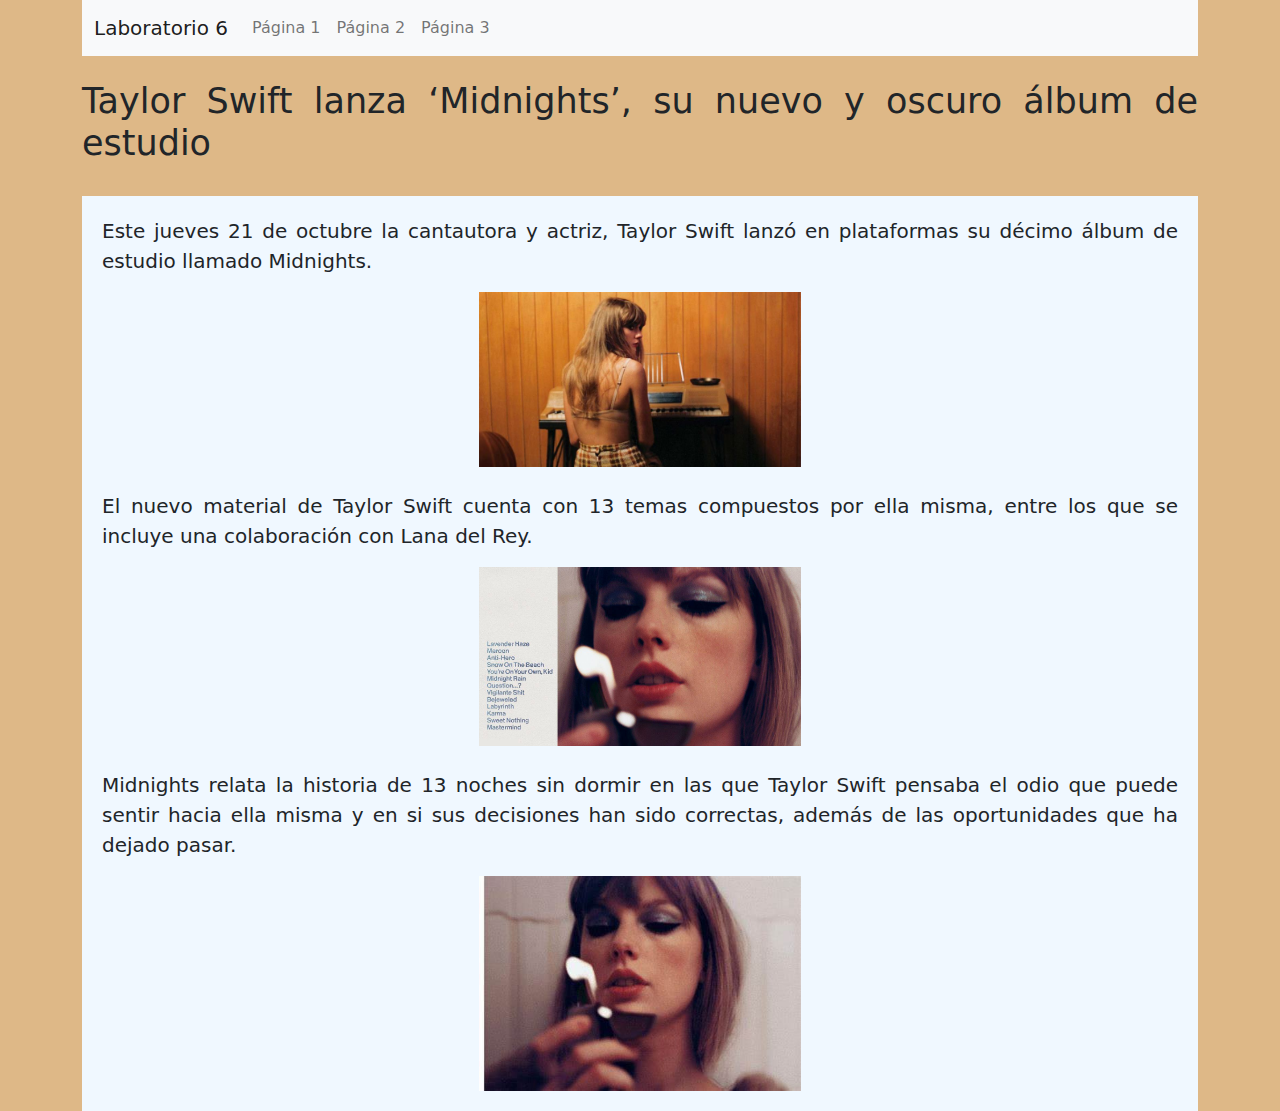
<file: index.html>
<!DOCTYPE html>
<html lang="en">
<head>
    <meta charset="UTF-8">
    <meta http-equiv="X-UA-Compatible" content="IE=edge">
    <meta name="viewport" content="width=device-width, initial-scale=1.0">
    <title>index</title>
    <link rel="stylesheet" type="text/css" href="css/bootstrap.min.css">
    <link rel="stylesheet" type="text/css" href="css/estilo1.css">

</head>
<body>
    
    <div class="container">
        <nav class="navbar navbar-expand-lg navbar-light bg-light">
            <div class="container-fluid">
              <a class="navbar-brand">Laboratorio 6</a>
              <button class="navbar-toggler" type="button" data-bs-toggle="collapse" data-bs-target="#navbarNav" aria-controls="navbarNav" aria-expanded="false" aria-label="Toggle navigation">
                <span class="navbar-toggler-icon"></span>
              </button>
              <div class="collapse navbar-collapse" id="navbarNav">
                <ul class="navbar-nav">
                  <li class="nav-item">
                    <a class="nav-link" href="pagina1.html">Página 1</a>
                  </li>
                  <li class="nav-item">
                    <a class="nav-link" href="pagina2.html">Página 2</a>
                  </li>
                  <li class="nav-item">
                    <a class="nav-link" href="pagina3.html">Página 3</a>
                  </li>
                </ul>
              </div>
            </div>
        </nav>
        <br/>
        <h6>Taylor Swift lanza ‘Midnights’, su nuevo y oscuro álbum de estudio</h6><br/>
        <div class="cajadiv">
            <p>Este jueves 21 de octubre la cantautora y actriz, Taylor Swift lanzó en plataformas su décimo álbum de estudio llamado Midnights.</p>
            <img src="imagenes/taylor1.jpg"><br/>
            <p>El nuevo material de Taylor Swift cuenta con 13 temas compuestos por ella misma, entre los que se incluye una colaboración con Lana del Rey.</p>
            <img src="imagenes/taylor2.jpg"><br/>
            <p>Midnights relata la historia de 13 noches sin dormir en las que Taylor Swift pensaba el odio que puede sentir hacia ella misma y en si sus decisiones han sido correctas, además de las oportunidades que ha dejado pasar.</p>
            <img src="imagenes/taylor3.jpg">
        </div>
    </div>

    <script src="javascript/bootstrap.bundle.min.js"></script>
</body>
</html>
</file>
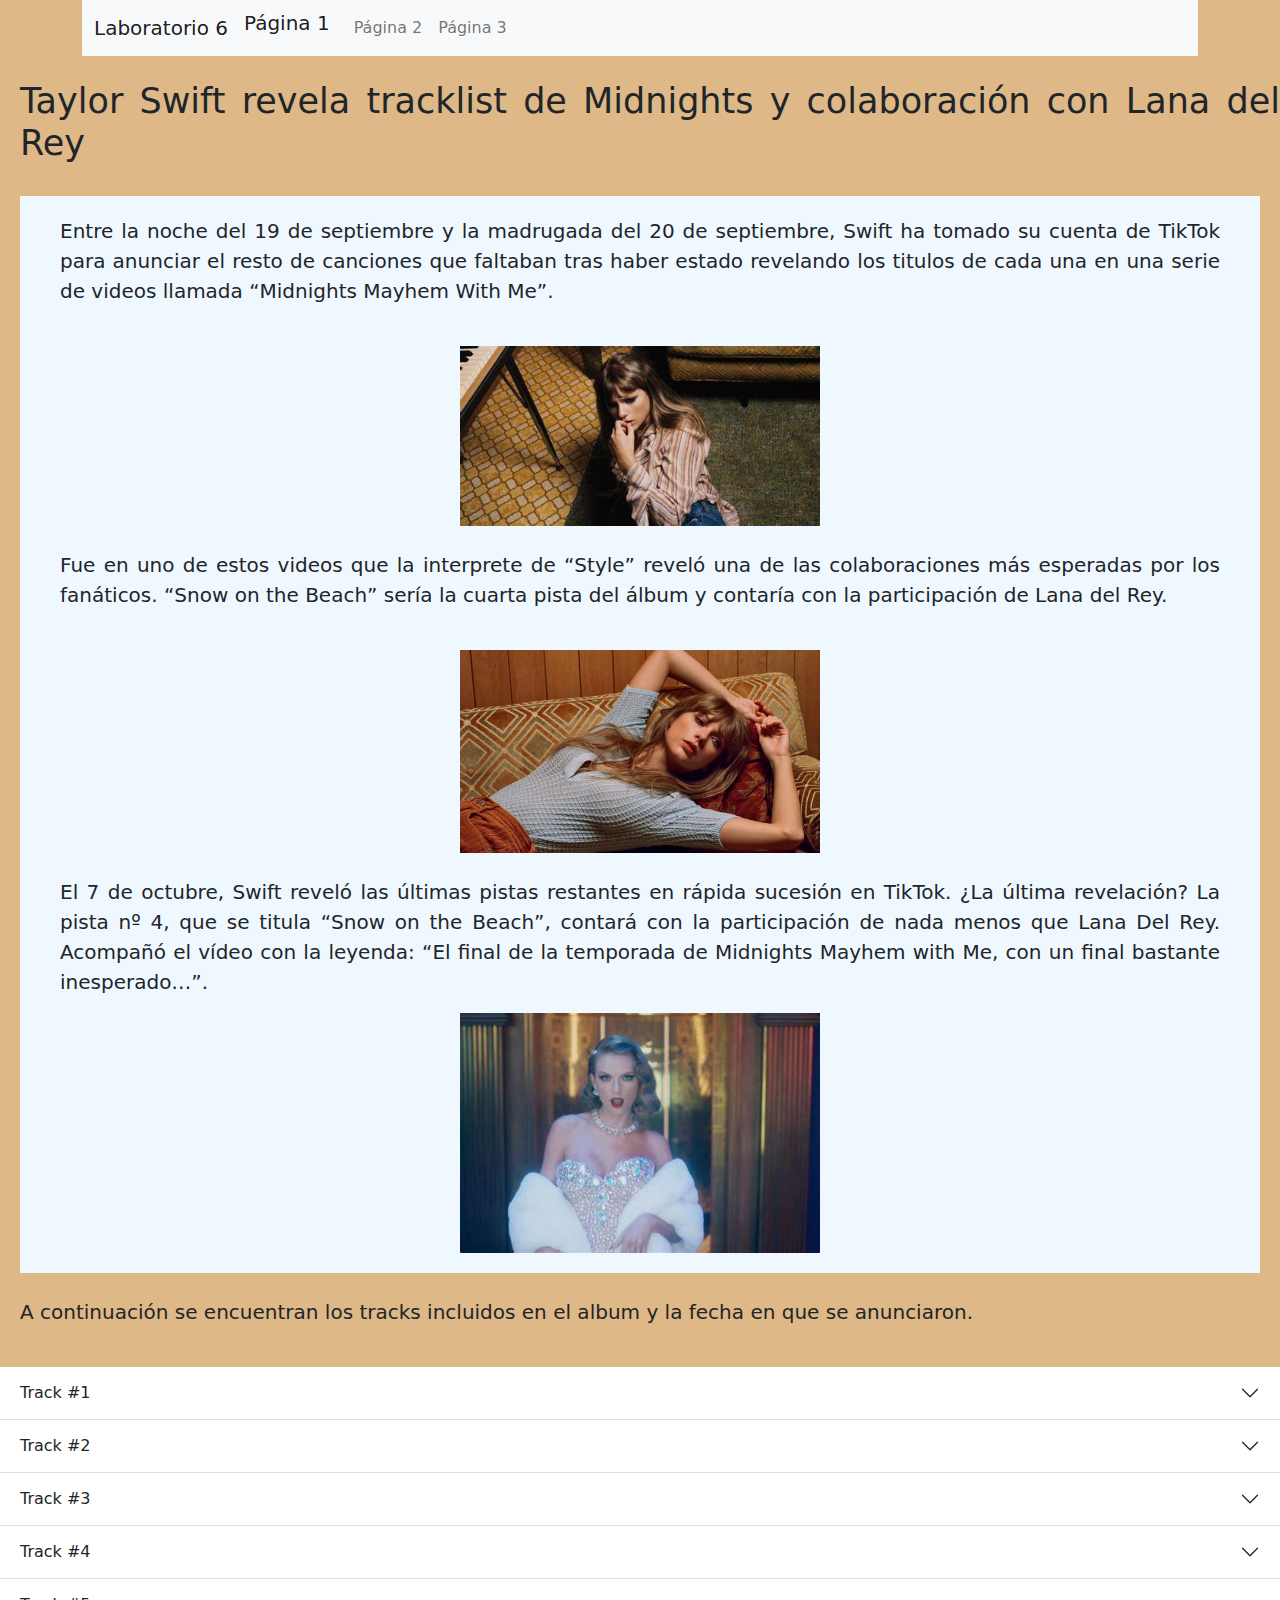
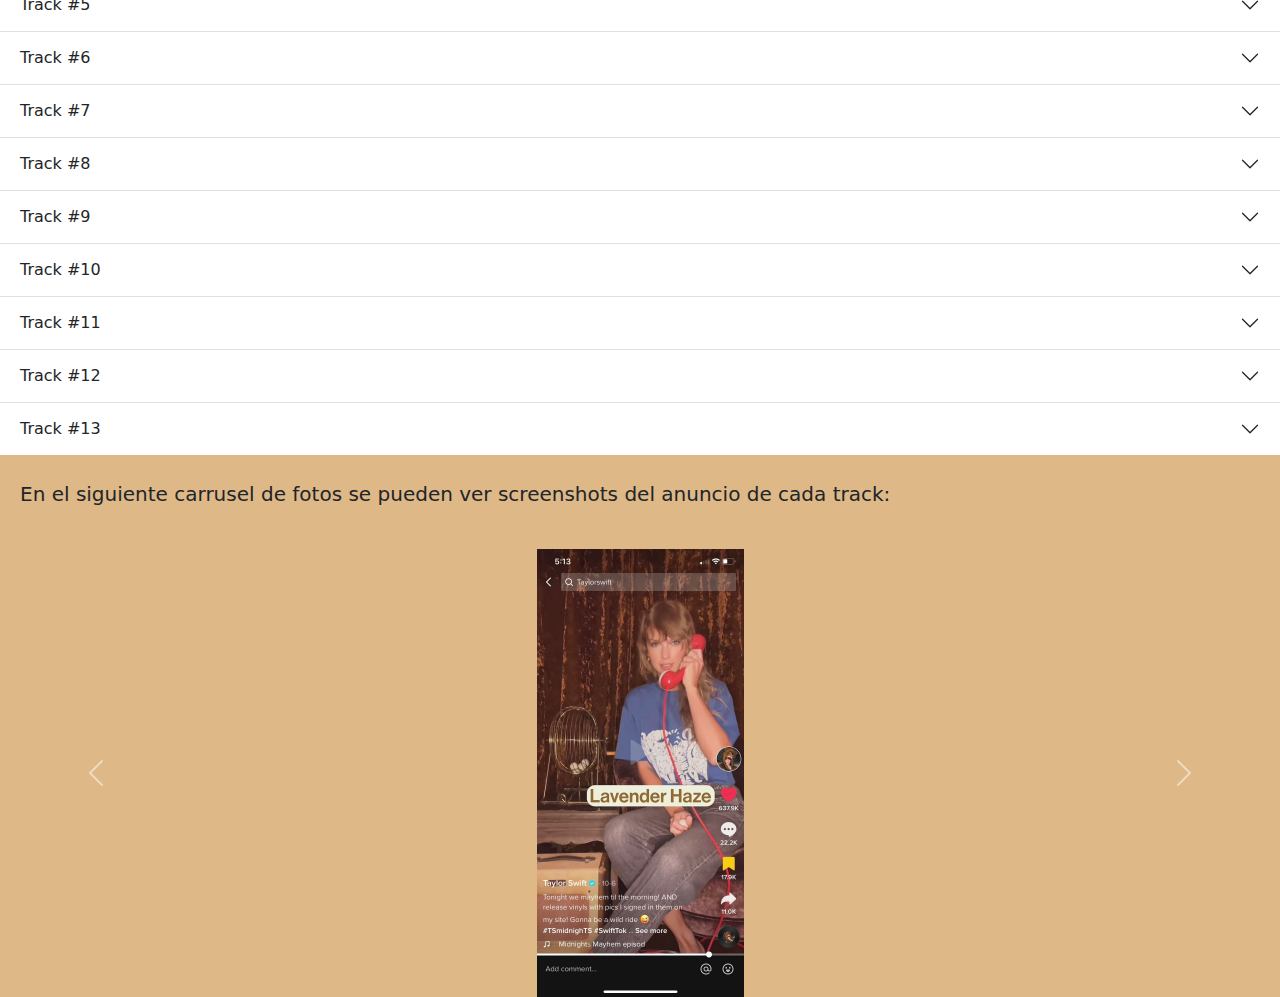
<file: pagina1.html>
<!DOCTYPE html>
<html lang="en">
<head>
    <meta charset="UTF-8">
    <meta http-equiv="X-UA-Compatible" content="IE=edge">
    <meta name="viewport" content="width=device-width, initial-scale=1.0">
    <title>pagina1</title>
    <link rel="stylesheet" type="text/css" href="css/bootstrap.min.css">
    <link rel="stylesheet" type="text/css" href="css/estilo2.css">
</head>
<body>
    <div class="container">
        <nav class="navbar navbar-expand-lg navbar-light bg-light">
            <div class="container-fluid">
              <a class="navbar-brand" href="index.html">Laboratorio 6</a>
              <button class="navbar-toggler" type="button" data-bs-toggle="collapse" data-bs-target="#navbarNav" aria-controls="navbarNav" aria-expanded="false" aria-label="Toggle navigation">
                <span class="navbar-toggler-icon"></span>
              </button>
              <div class="collapse navbar-collapse" id="navbarNav">
                <ul class="navbar-nav">
                  <li class="nav-item">
                    <a class="navbar-brand" href="pagina1.html">Página 1</a>
                  </li>
                  <li class="nav-item">
                    <a class="nav-link" href="pagina2.html">Página 2</a>
                  </li>
                  <li class="nav-item">
                    <a class="nav-link" href="pagina3.html">Página 3</a>
                  </li>
                </ul>
              </div>
            </div>
        </nav>
     </div><br/>
    <h6>Taylor Swift revela tracklist de Midnights y colaboración con Lana del Rey</h6><br/>
    <div class="cajadiv">
        <p>Entre la noche del 19 de septiembre y la madrugada del 20 de septiembre, Swift ha tomado su cuenta de TikTok para anunciar el resto de canciones que faltaban tras haber estado revelando los titulos de cada una en una serie de videos llamada “Midnights Mayhem With Me”.</p>
        <br/>
        <img class="imagen" src="imagenes/taylor4.jpg"><br/>
        <p>Fue en uno de estos videos que la interprete de “Style” reveló una de las colaboraciones más esperadas por los fanáticos. “Snow on the Beach” sería la cuarta pista del álbum y contaría con la participación de Lana del Rey.</p><br/>
        <img class="imagen" src="imagenes/taylor5.jpg"><br/>
        <p>El 7 de octubre, Swift reveló las últimas pistas restantes en rápida sucesión en TikTok. ¿La última revelación? La pista nº 4, que se titula “Snow on the Beach”, contará con la participación de nada menos que Lana Del Rey. Acompañó el vídeo con la leyenda: “El final de la temporada de Midnights Mayhem with Me, con un final bastante inesperado…”.</p>
        <img class="imagen" src="imagenes/taylor6.jpg">
    </div><br/>

    <p>A continuación se encuentran los tracks incluidos en el album y la fecha en que se anunciaron.</p><br/>
     <div class="accordion accordion-flush" id="accordionFlushExample">
        <div class="accordion-item">
          <h2 class="accordion-header" id="flush-headingOne">
            <button class="accordion-button collapsed" type="button" data-bs-toggle="collapse" data-bs-target="#flush-collapseOne" aria-expanded="false" aria-controls="flush-collapseOne">
              Track #1
            </button>
          </h2>
          <div id="flush-collapseOne" class="accordion-collapse collapse" aria-labelledby="flush-headingOne" data-bs-parent="#accordionFlushExample">
            <div class="accordion-body">Lavander Haze- Anunciado el 6 de Octubre</div>
          </div>
        </div>
        <div class="accordion-item">
          <h2 class="accordion-header" id="flush-headingTwo">
            <button class="accordion-button collapsed" type="button" data-bs-toggle="collapse" data-bs-target="#flush-collapseTwo" aria-expanded="false" aria-controls="flush-collapseTwo">
                Track #2
            </button>
          </h2>
          <div id="flush-collapseTwo" class="accordion-collapse collapse" aria-labelledby="flush-headingTwo" data-bs-parent="#accordionFlushExample">
            <div class="accordion-body">Maroon- Anunciado el 29 de Septiembre</div>
          </div>
        </div>
        <div class="accordion-item">
          <h2 class="accordion-header" id="flush-headingThree">
            <button class="accordion-button collapsed" type="button" data-bs-toggle="collapse" data-bs-target="#flush-collapseThree" aria-expanded="false" aria-controls="flush-collapseThree">
                Track #3
            </button>
          </h2>
          <div id="flush-collapseThree" class="accordion-collapse collapse" aria-labelledby="flush-headingThree" data-bs-parent="#accordionFlushExample">
            <div class="accordion-body">Anti-Hero- Anunciado el 2 de Octubre</div>
          </div>
        </div>
        <div class="accordion-item">
            <h2 class="accordion-header" id="flush-headingFour">
              <button class="accordion-button collapsed" type="button" data-bs-toggle="collapse" data-bs-target="#flush-collapseFour" aria-expanded="false" aria-controls="flush-collapseFour">
                  Track #4
              </button>
            </h2>
            <div id="flush-collapseFour" class="accordion-collapse collapse" aria-labelledby="flush-headingFour" data-bs-parent="#accordionFlushExample">
              <div class="accordion-body">Snow On The Beach ft. Lana Del Rey- Anunciado el 7 de Octubre</div>
            </div>
          </div>
          <div class="accordion-item">
            <h2 class="accordion-header" id="flush-headingFive">
              <button class="accordion-button collapsed" type="button" data-bs-toggle="collapse" data-bs-target="#flush-collapseFive" aria-expanded="false" aria-controls="flush-collapseFive">
                  Track #5
              </button>
            </h2>
            <div id="flush-collapseFive" class="accordion-collapse collapse" aria-labelledby="flush-headingFive" data-bs-parent="#accordionFlushExample">
              <div class="accordion-body">You're On Your Own, Kid- Anunciado el 7 de Octubre</div>
            </div>
          </div>
          <div class="accordion-item">
            <h2 class="accordion-header" id="flush-headingsix">
              <button class="accordion-button collapsed" type="button" data-bs-toggle="collapse" data-bs-target="#flush-collapseix" aria-expanded="false" aria-controls="flush-collapseix">
                  Track #6
              </button>
            </h2>
            <div id="flush-collapseix" class="accordion-collapse collapse" aria-labelledby="flush-headingix" data-bs-parent="#accordionFlushExample">
              <div class="accordion-body">Midnight Rain- Anunciado el 27 de Septiembre</div>
            </div>
          </div>
          <div class="accordion-item">
            <h2 class="accordion-header" id="flush-headingseven">
              <button class="accordion-button collapsed" type="button" data-bs-toggle="collapse" data-bs-target="#flush-collapseseven" aria-expanded="false" aria-controls="flush-collapseseven">
                  Track #7
              </button>
            </h2>
            <div id="flush-collapseseven" class="accordion-collapse collapse" aria-labelledby="flush-headingseven" data-bs-parent="#accordionFlushExample">
              <div class="accordion-body">Question...?- Anunciado el 25 de Septiembre</div>
            </div>
          </div>
          <div class="accordion-item">
            <h2 class="accordion-header" id="flush-headingeight">
              <button class="accordion-button collapsed" type="button" data-bs-toggle="collapse" data-bs-target="#flush-collapseeight" aria-expanded="false" aria-controls="flush-collapseeight">
                  Track #8
              </button>
            </h2>
            <div id="flush-collapseeight" class="accordion-collapse collapse" aria-labelledby="flush-headingeight" data-bs-parent="#accordionFlushExample">
              <div class="accordion-body">Vigilante Shit- Anunciado el 22 de Septiembre</div>
            </div>
          </div>
          <div class="accordion-item">
            <h2 class="accordion-header" id="flush-headingNine">
              <button class="accordion-button collapsed" type="button" data-bs-toggle="collapse" data-bs-target="#flush-collapseNine" aria-expanded="false" aria-controls="flush-collapseNine">
                  Track #9
              </button>
            </h2>
            <div id="flush-collapseNine" class="accordion-collapse collapse" aria-labelledby="flush-headingNine" data-bs-parent="#accordionFlushExample">
              <div class="accordion-body">Bejeweled- Anunciado el 4 de Octubre</div>
            </div>
          </div>
          <div class="accordion-item">
            <h2 class="accordion-header" id="flush-headingTen">
              <button class="accordion-button collapsed" type="button" data-bs-toggle="collapse" data-bs-target="#flush-collapseTen" aria-expanded="false" aria-controls="flush-collapseTen">
                  Track #10
              </button>
            </h2>
            <div id="flush-collapseTen" class="accordion-collapse collapse" aria-labelledby="flush-headingTen" data-bs-parent="#accordionFlushExample">
              <div class="accordion-body">Labyrinth- Anunciado el 7 de Octubre</div>
            </div>
          </div>
          <div class="accordion-item">
            <h2 class="accordion-header" id="flush-headingEleven">
              <button class="accordion-button collapsed" type="button" data-bs-toggle="collapse" data-bs-target="#flush-collapseEleven" aria-expanded="false" aria-controls="flush-collapseEleven">
                  Track #11
              </button>
            </h2>
            <div id="flush-collapseEleven" class="accordion-collapse collapse" aria-labelledby="flush-headingEleven" data-bs-parent="#accordionFlushExample">
              <div class="accordion-body">Karma- Anunciado el 5 de Octubre</div>
            </div>
          </div>
          <div class="accordion-item">
            <h2 class="accordion-header" id="flush-headingTwelve">
              <button class="accordion-button collapsed" type="button" data-bs-toggle="collapse" data-bs-target="#flush-collapseTwelve" aria-expanded="false" aria-controls="flush-collapseTwelve">
                  Track #12
              </button>
            </h2>
            <div id="flush-collapseTwelve" class="accordion-collapse collapse" aria-labelledby="flush-headingTwelve" data-bs-parent="#accordionFlushExample">
              <div class="accordion-body">Sweet Nothing- Anunciado el 7 de Octubre</div>
            </div>
          </div>
          <div class="accordion-item">
            <h2 class="accordion-header" id="flush-headingThirteen">
              <button class="accordion-button collapsed" type="button" data-bs-toggle="collapse" data-bs-target="#flush-collapseThirteen" aria-expanded="false" aria-controls="flush-collapseThirteen">
                  Track #13
              </button>
            </h2>
            <div id="flush-collapseThirteen" class="accordion-collapse collapse" aria-labelledby="flush-headingThirteen" data-bs-parent="#accordionFlushExample">
              <div class="accordion-body">Mastermind- Anunciado el 20 de Septiembre</div>
            </div>
          </div>
      </div><br/>

      <p>En el siguiente carrusel de fotos se pueden ver screenshots del anuncio de cada track:</p><br/>

      <div id="carouselExampleControls" class="carousel slide" data-bs-ride="carousel">
        <div class="carousel-inner">
          <div class="carousel-item active">
            <img src="imagenes/lavanderhaze.jpg" class="d-block w-100" alt="...">
          </div>
          <div class="carousel-item">
            <img src="imagenes/maroon.jpg" class="d-block w-100" alt="...">
          </div>
          <div class="carousel-item">
            <img src="imagenes/antihero.jpg" class="d-block w-100" alt="...">
          </div>
          <div class="carousel-item">
            <img src="imagenes/sotb.jpg" class="d-block w-100" alt="...">
          </div>
          <div class="carousel-item">
            <img src="imagenes/yoyok.jpg" class="d-block w-100" alt="...">
          </div>
          <div class="carousel-item">
            <img src="imagenes/midnightrain.jpg" class="d-block w-100" alt="...">
          </div>
          <div class="carousel-item">
            <img src="imagenes/question.jpg" class="d-block w-100" alt="...">
          </div>
          <div class="carousel-item">
            <img src="imagenes/vigilanteshit.jpg" class="d-block w-100" alt="...">
          </div>
          <div class="carousel-item">
            <img src="imagenes/bejeweled.jpg" class="d-block w-100" alt="...">
          </div>
          <div class="carousel-item">
            <img src="imagenes/labyrinth.jpg" class="d-block w-100" alt="...">
          </div>
          <div class="carousel-item">
            <img src="imagenes/karma.jpg" class="d-block w-100" alt="...">
          </div>
          <div class="carousel-item">
            <img src="imagenes/sweetnothing.jpg" class="d-block w-100" alt="...">
          </div>
          <div class="carousel-item">
            <img src="imagenes/mastermind.jpg" class="d-block w-100" alt="...">
          </div>
        </div>
        <button class="carousel-control-prev" type="button" data-bs-target="#carouselExampleControls" data-bs-slide="prev">
          <span class="carousel-control-prev-icon" aria-hidden="true"></span>
          <span class="visually-hidden">Previous</span>
        </button>
        <button class="carousel-control-next" type="button" data-bs-target="#carouselExampleControls" data-bs-slide="next">
          <span class="carousel-control-next-icon" aria-hidden="true"></span>
          <span class="visually-hidden">Next</span>
        </button>
      </div>



      <script src="javascript/bootstrap.bundle.min.js"></script>

</body>
</html>
</file>
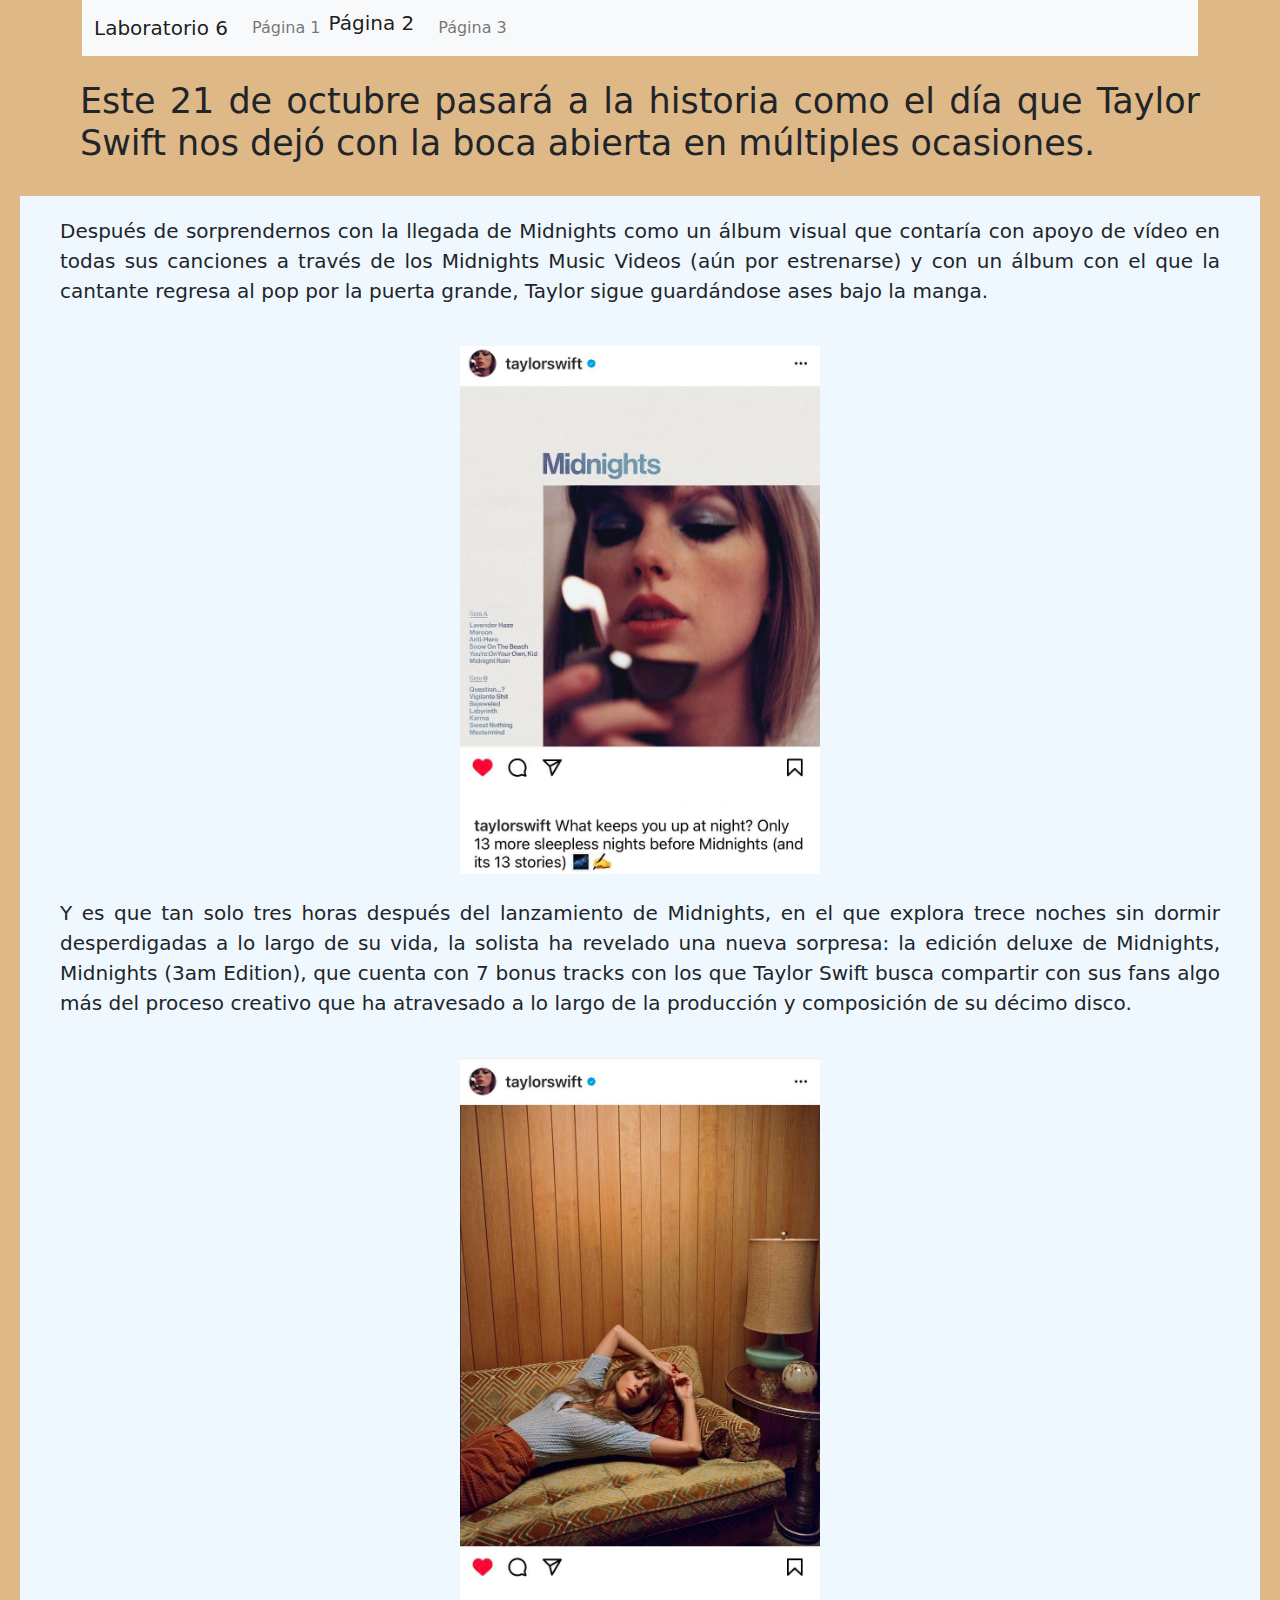
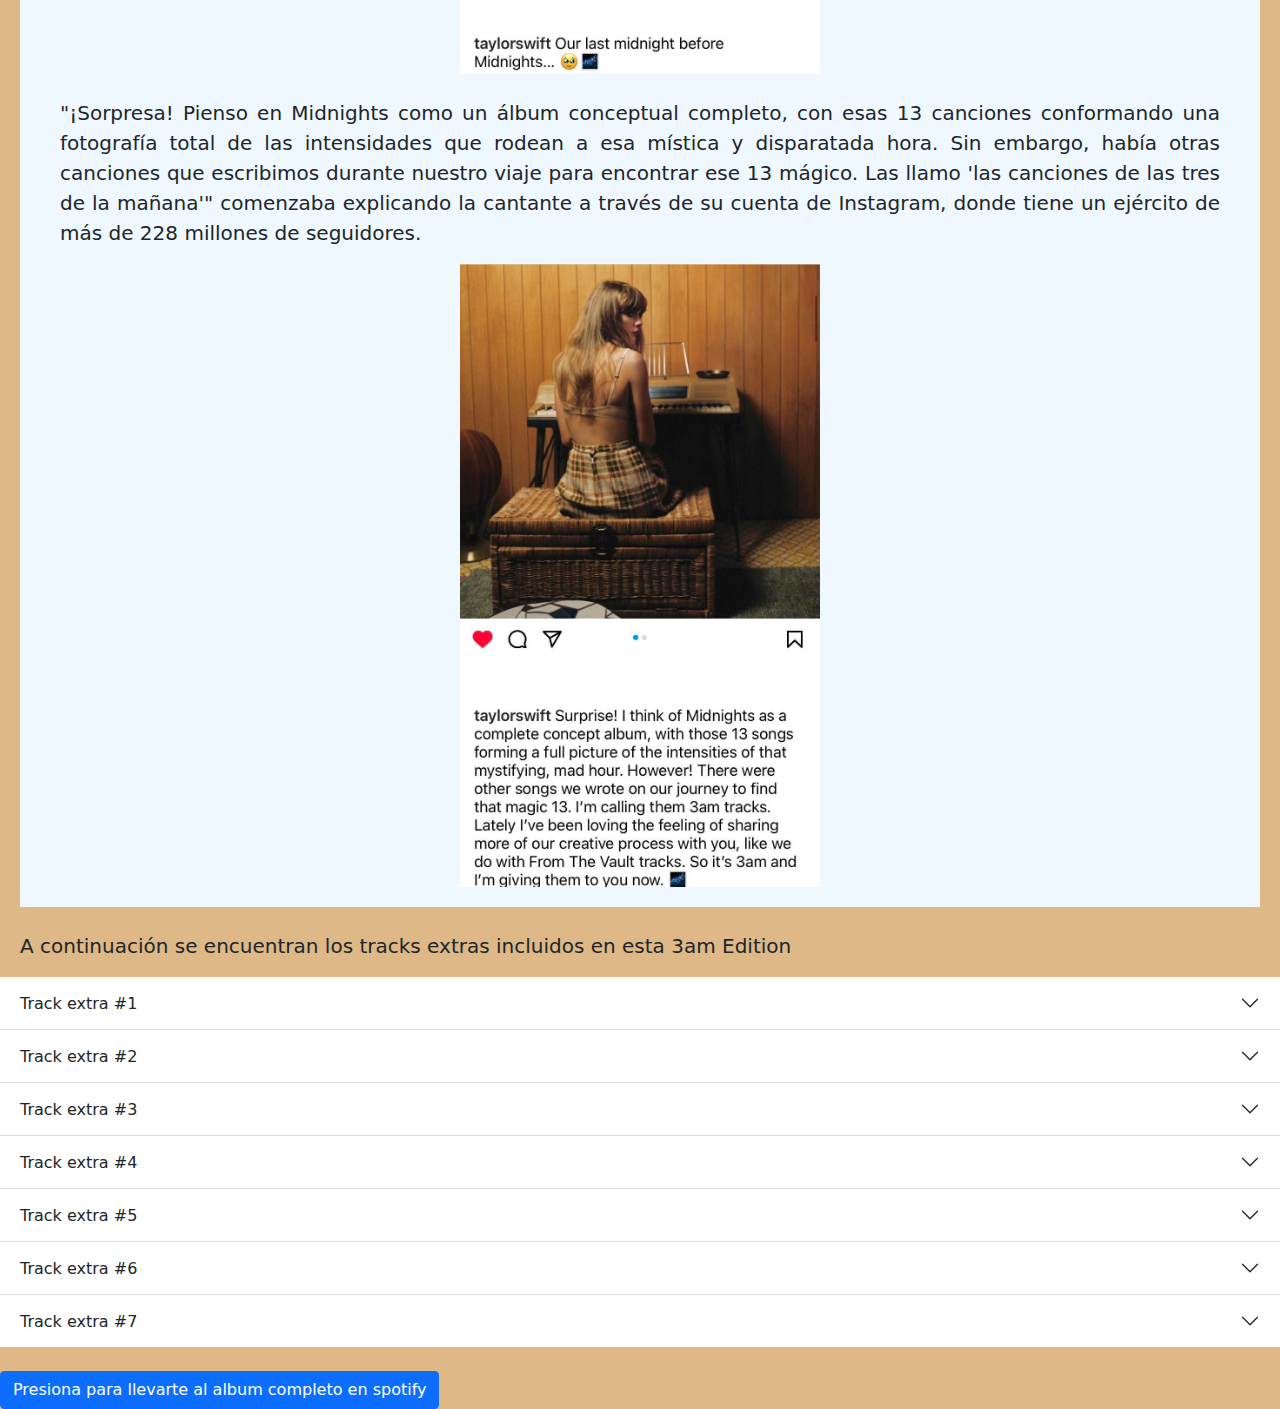
<file: pagina2.html>
<!DOCTYPE html>
<html lang="en">
<head>
    <meta charset="UTF-8">
    <meta http-equiv="X-UA-Compatible" content="IE=edge">
    <meta name="viewport" content="width=device-width, initial-scale=1.0">
    <title>pagina2</title>
    <link rel="stylesheet" type="text/css" href="css/bootstrap.min.css">
    <link rel="stylesheet" type="text/css" href="css/estilo3.css">
</head>
<body>
    <div class="container">
        <nav class="navbar navbar-expand-lg navbar-light bg-light">
            <div class="container-fluid">
              <a class="navbar-brand" href="index.html">Laboratorio 6</a>
              <button class="navbar-toggler" type="button" data-bs-toggle="collapse" data-bs-target="#navbarNav" aria-controls="navbarNav" aria-expanded="false" aria-label="Toggle navigation">
                <span class="navbar-toggler-icon"></span>
              </button>
              <div class="collapse navbar-collapse" id="navbarNav">
                <ul class="navbar-nav">
                  <li class="nav-item">
                    <a class="nav-link" href="pagina1.html">Página 1</a>
                  </li>
                  <li class="nav-item">
                    <a class="navbar-brand" href="pagina2.html">Página 2</a>
                  </li>
                  <li class="nav-item">
                    <a class="nav-link" href="pagina3.html">Página 3</a>
                  </li>
                </ul>
              </div>
            </div>
        </nav>
     </div><br/>

     <h6>Este 21 de octubre pasará a la historia como el día que Taylor Swift nos dejó con la boca abierta en múltiples ocasiones.</h6><br/>
     <div class="cajadiv">
         <p>Después de sorprendernos con la llegada de Midnights como un álbum visual que contaría con apoyo de vídeo en todas sus canciones a través de los Midnights Music Videos (aún por estrenarse) y con un álbum con el que la cantante regresa al pop por la puerta grande, Taylor sigue guardándose ases bajo la manga.</p>
         <br/>
         <img class="imagen" src="imagenes/taylor7.jpg"><br/>
         <p>Y es que tan solo tres horas después del lanzamiento de Midnights, en el que explora trece noches sin dormir desperdigadas a lo largo de su vida, la solista ha revelado una nueva sorpresa: la edición deluxe de Midnights, Midnights (3am Edition), que cuenta con 7 bonus tracks con los que Taylor Swift busca compartir con sus fans algo más del proceso creativo que ha atravesado a lo largo de la producción y composición de su décimo disco.</p><br/>
         <img class="imagen" src="imagenes/taylor8.jpg"><br/>
         <p>"¡Sorpresa! Pienso en Midnights como un álbum conceptual completo, con esas 13 canciones conformando una fotografía total de las intensidades que rodean a esa mística y disparatada hora. Sin embargo, había otras canciones que escribimos durante nuestro viaje para encontrar ese 13 mágico. Las llamo 'las canciones de las tres de la mañana'" comenzaba explicando la cantante a través de su cuenta de Instagram, donde tiene un ejército de más de 228 millones de seguidores.</p>
         <img class="imagen" src="imagenes/taylor9.jpg">
     </div><br/>

     <p>A continuación se encuentran los tracks extras incluidos en esta 3am Edition</p>
     <div class="accordion accordion-flush" id="accordionFlushExample">
        <div class="accordion-item">
          <h2 class="accordion-header" id="flush-headingOne">
            <button class="accordion-button collapsed" type="button" data-bs-toggle="collapse" data-bs-target="#flush-collapseOne" aria-expanded="false" aria-controls="flush-collapseOne">
              Track extra #1
            </button>
          </h2>
          <div id="flush-collapseOne" class="accordion-collapse collapse" aria-labelledby="flush-headingOne" data-bs-parent="#accordionFlushExample">
            <div class="accordion-body">The Great War</div>
          </div>
        </div>
        <div class="accordion-item">
          <h2 class="accordion-header" id="flush-headingTwo">
            <button class="accordion-button collapsed" type="button" data-bs-toggle="collapse" data-bs-target="#flush-collapseTwo" aria-expanded="false" aria-controls="flush-collapseTwo">
                Track extra #2
            </button>
          </h2>
          <div id="flush-collapseTwo" class="accordion-collapse collapse" aria-labelledby="flush-headingTwo" data-bs-parent="#accordionFlushExample">
            <div class="accordion-body">Bigger Than The Whole Sky</div>
          </div>
        </div>
        <div class="accordion-item">
          <h2 class="accordion-header" id="flush-headingThree">
            <button class="accordion-button collapsed" type="button" data-bs-toggle="collapse" data-bs-target="#flush-collapseThree" aria-expanded="false" aria-controls="flush-collapseThree">
                Track extra #3
            </button>
          </h2>
          <div id="flush-collapseThree" class="accordion-collapse collapse" aria-labelledby="flush-headingThree" data-bs-parent="#accordionFlushExample">
            <div class="accordion-body">Paris</div>
          </div>
        </div>
        <div class="accordion-item">
            <h2 class="accordion-header" id="flush-headingFour">
              <button class="accordion-button collapsed" type="button" data-bs-toggle="collapse" data-bs-target="#flush-collapseFour" aria-expanded="false" aria-controls="flush-collapseFour">
                  Track extra #4
              </button>
            </h2>
            <div id="flush-collapseFour" class="accordion-collapse collapse" aria-labelledby="flush-headingFour" data-bs-parent="#accordionFlushExample">
              <div class="accordion-body">High Infidelity</div>
            </div>
          </div>
          <div class="accordion-item">
            <h2 class="accordion-header" id="flush-headingFive">
              <button class="accordion-button collapsed" type="button" data-bs-toggle="collapse" data-bs-target="#flush-collapseFive" aria-expanded="false" aria-controls="flush-collapseFive">
                  Track extra #5
              </button>
            </h2>
            <div id="flush-collapseFive" class="accordion-collapse collapse" aria-labelledby="flush-headingFive" data-bs-parent="#accordionFlushExample">
              <div class="accordion-body">Glitch</div>
            </div>
          </div>
          <div class="accordion-item">
            <h2 class="accordion-header" id="flush-headingsix">
              <button class="accordion-button collapsed" type="button" data-bs-toggle="collapse" data-bs-target="#flush-collapseix" aria-expanded="false" aria-controls="flush-collapseix">
                  Track extra #6
              </button>
            </h2>
            <div id="flush-collapseix" class="accordion-collapse collapse" aria-labelledby="flush-headingix" data-bs-parent="#accordionFlushExample">
              <div class="accordion-body">Would've, Could've, Should've</div>
            </div>
          </div>
          <div class="accordion-item">
            <h2 class="accordion-header" id="flush-headingseven">
              <button class="accordion-button collapsed" type="button" data-bs-toggle="collapse" data-bs-target="#flush-collapseseven" aria-expanded="false" aria-controls="flush-collapseseven">
                  Track extra #7
              </button>
            </h2>
            <div id="flush-collapseseven" class="accordion-collapse collapse" aria-labelledby="flush-headingseven" data-bs-parent="#accordionFlushExample">
              <div class="accordion-body">Dear Reader</div>
            </div>
          </div>
          
      
      </div><br/>
      <!-- Button trigger modal -->
    <button type="button" class="btn btn-primary" data-bs-toggle="modal" data-bs-target="#exampleModal">
      Presiona para llevarte al album completo en spotify
    </button>

    <!-- Modal -->
    <div class="modal fade" id="exampleModal" tabindex="-1" aria-labelledby="exampleModalLabel" aria-hidden="true">
      <div class="modal-dialog">
        <div class="modal-content">
          <div class="modal-header">
            <h5 class="modal-title" id="exampleModalLabel"><a href="https://open.spotify.com/album/3lS1y25WAhcqJDATJK70Mq?si=nmKO7EdvRkGsNK3ONi4t9A">Midnights (3am Edition)-Taylor Swift</a></h5>
            <button type="button" class="btn-close" data-bs-dismiss="modal" aria-label="Close"></button>
          </div>
          <div class="modal-body">
            <p>Presiona el titulo del modal</p>
            <img class="imagen" src="imagenes/spotify.jpg">
          </div>
          <div class="modal-footer">
            <button type="button" class="btn btn-secondary" data-bs-dismiss="modal">Close</button>
          </div>
        </div>
      </div>
    </div>

     <script src="javascript/bootstrap.bundle.min.js"></script>

</body>
</html>
</file>
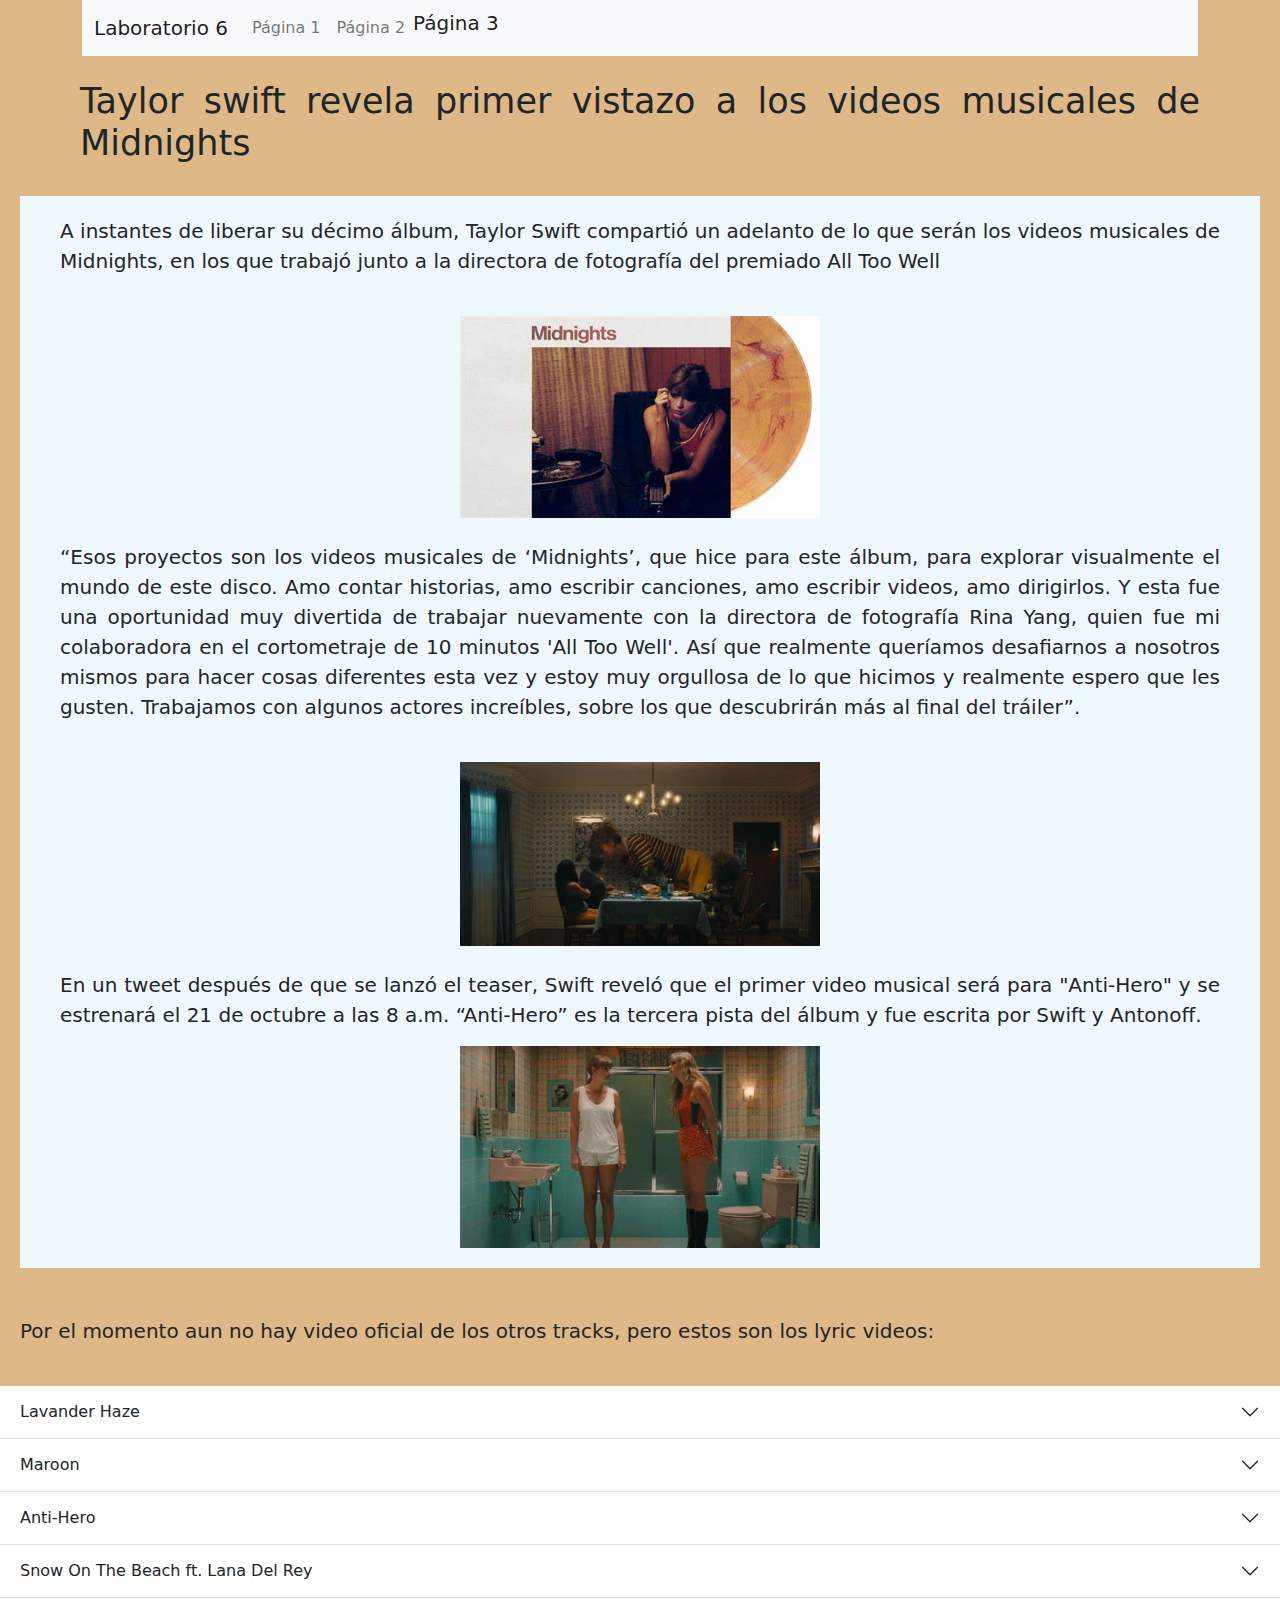
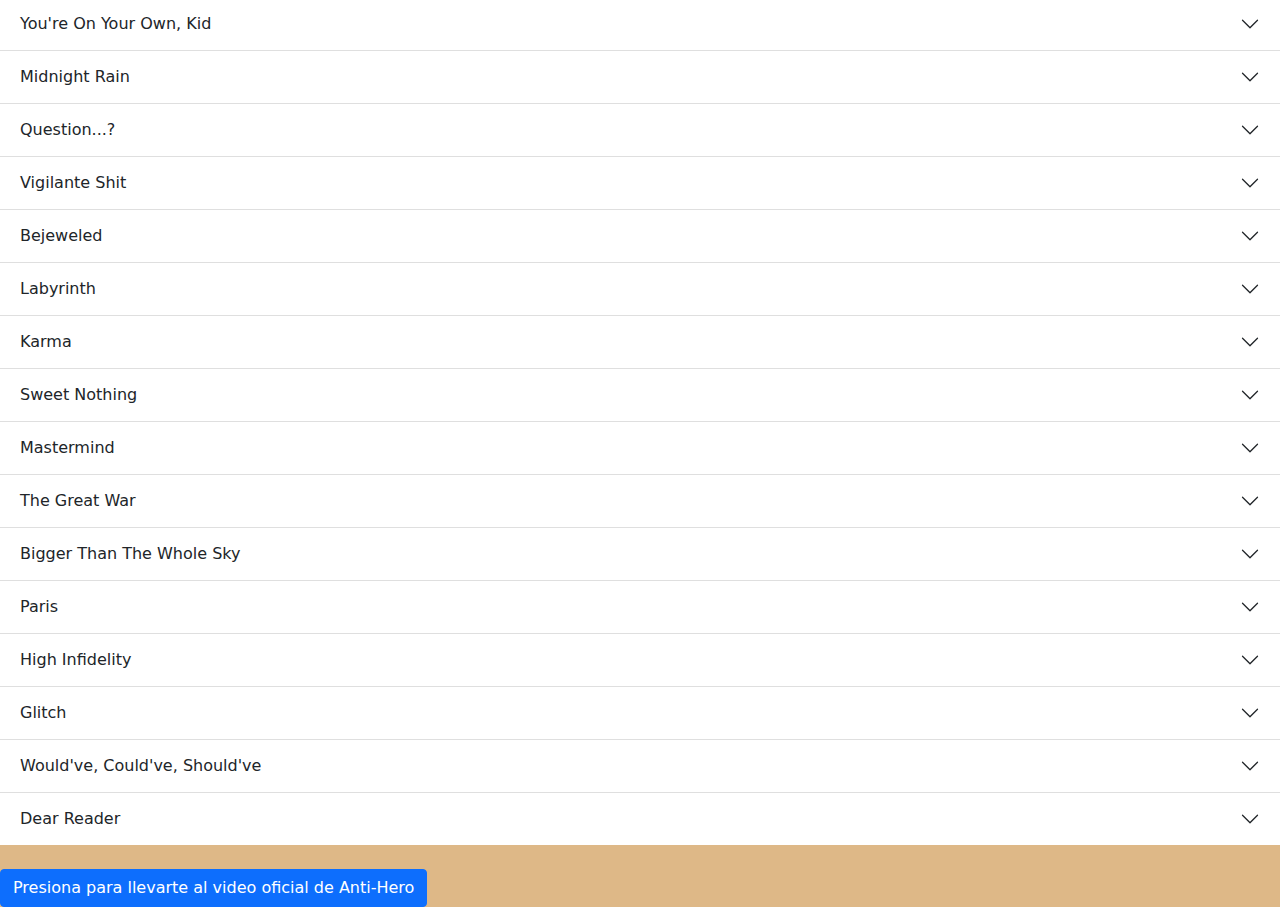
<file: pagina3.html>
<!DOCTYPE html>
<html lang="en">
<head>
    <meta charset="UTF-8">
    <meta http-equiv="X-UA-Compatible" content="IE=edge">
    <meta name="viewport" content="width=device-width, initial-scale=1.0">
    <title>pagina2</title>
    <link rel="stylesheet" type="text/css" href="css/bootstrap.min.css">
    <link rel="stylesheet" type="text/css" href="css/estilo4.css">
</head>
<body>
    <div class="container">
        <nav class="navbar navbar-expand-lg navbar-light bg-light">
            <div class="container-fluid">
              <a class="navbar-brand" href="index.html">Laboratorio 6</a>
              <button class="navbar-toggler" type="button" data-bs-toggle="collapse" data-bs-target="#navbarNav" aria-controls="navbarNav" aria-expanded="false" aria-label="Toggle navigation">
                <span class="navbar-toggler-icon"></span>
              </button>
              <div class="collapse navbar-collapse" id="navbarNav">
                <ul class="navbar-nav">
                  <li class="nav-item">
                    <a class="nav-link" href="pagina1.html">Página 1</a>
                  </li>
                  <li class="nav-item">
                    <a class="nav-link" href="pagina2.html">Página 2</a>
                  </li>
                  <li class="nav-item">
                    <a class="navbar-brand" href="pagina3.html">Página 3</a>
                  </li>
                </ul>
              </div>
            </div>
        </nav>
     </div><br/>

     <h6>Taylor swift revela primer vistazo a los videos musicales de Midnights</h6><br/>
     <div class="cajadiv">
         <p>A instantes de liberar su décimo álbum, Taylor Swift compartió un adelanto de lo que serán los videos musicales de Midnights, en los que trabajó junto a la directora de fotografía del premiado All Too Well</p>
         <br/>
         <img class="imagen" src="imagenes/taylor10.jpg"><br/>
         <p>“Esos proyectos son los videos musicales de ‘Midnights’, que hice para este álbum, para explorar visualmente el mundo de este disco. Amo contar historias, amo escribir canciones, amo escribir videos, amo dirigirlos. Y esta fue una oportunidad muy divertida de trabajar nuevamente con la directora de fotografía Rina Yang, quien fue mi colaboradora en el cortometraje de 10 minutos 'All Too Well'. Así que realmente queríamos desafiarnos a nosotros mismos para hacer cosas diferentes esta vez y estoy muy orgullosa de lo que hicimos y realmente espero que les gusten. Trabajamos con algunos actores increíbles, sobre los que descubrirán más al final del tráiler”.</p><br/>
         <img class="imagen" src="imagenes/taylor11.jpg"><br/>
         <p>En un tweet después de que se lanzó el teaser, Swift reveló que el primer video musical será para "Anti-Hero" y se estrenará el 21 de octubre a las 8 a.m. “Anti-Hero” es la tercera pista del álbum y fue escrita por Swift y Antonoff.</p>
         <img class="imagen" src="imagenes/taylor12.jpg">
     </div><br/>
    </div><br/>

    <p>Por el momento aun no hay video oficial de los otros tracks, pero estos son los lyric videos:</p><br/>
    <div class="accordion accordion-flush" id="accordionFlushExample">
       <div class="accordion-item">
         <h2 class="accordion-header" id="flush-headingOne">
           <button class="accordion-button collapsed" type="button" data-bs-toggle="collapse" data-bs-target="#flush-collapseOne" aria-expanded="false" aria-controls="flush-collapseOne">
            Lavander Haze
           </button>
         </h2>
         <div id="flush-collapseOne" class="accordion-collapse collapse" aria-labelledby="flush-headingOne" data-bs-parent="#accordionFlushExample">
           <div class="accordion-body"><a href="https://youtu.be/mkR_Qwix4Ho">Taylor Swift - Lavender Haze (Official Lyric Video)</a></div>
         </div>
       </div>
       <div class="accordion-item">
         <h2 class="accordion-header" id="flush-headingTwo">
           <button class="accordion-button collapsed" type="button" data-bs-toggle="collapse" data-bs-target="#flush-collapseTwo" aria-expanded="false" aria-controls="flush-collapseTwo">
            Maroon
           </button>
         </h2>
         <div id="flush-collapseTwo" class="accordion-collapse collapse" aria-labelledby="flush-headingTwo" data-bs-parent="#accordionFlushExample">
           <div class="accordion-body"><a href="https://youtu.be/lvHZjvIyqsk">Taylor Swift - Maroon (Official Lyric Video)</a></div>
         </div>
       </div>
       <div class="accordion-item">
         <h2 class="accordion-header" id="flush-headingThree">
           <button class="accordion-button collapsed" type="button" data-bs-toggle="collapse" data-bs-target="#flush-collapseThree" aria-expanded="false" aria-controls="flush-collapseThree">
            Anti-Hero
           </button>
         </h2>
         <div id="flush-collapseThree" class="accordion-collapse collapse" aria-labelledby="flush-headingThree" data-bs-parent="#accordionFlushExample">
           <div class="accordion-body"><a href="https://youtu.be/XqN2qFvY64U">Taylor Swift - Anti-Hero (Official Lyric Video)</a></div>
         </div>
       </div>
       <div class="accordion-item">
           <h2 class="accordion-header" id="flush-headingFour">
             <button class="accordion-button collapsed" type="button" data-bs-toggle="collapse" data-bs-target="#flush-collapseFour" aria-expanded="false" aria-controls="flush-collapseFour">
                Snow On The Beach ft. Lana Del Rey
             </button>
           </h2>
           <div id="flush-collapseFour" class="accordion-collapse collapse" aria-labelledby="flush-headingFour" data-bs-parent="#accordionFlushExample">
             <div class="accordion-body"><a href="https://youtu.be/ycE7bUq3-2k">Taylor Swift ft. Lana del Rey - Snow On The Beach (Official Lyric Video)</a></div>
           </div>
         </div>
         <div class="accordion-item">
           <h2 class="accordion-header" id="flush-headingFive">
             <button class="accordion-button collapsed" type="button" data-bs-toggle="collapse" data-bs-target="#flush-collapseFive" aria-expanded="false" aria-controls="flush-collapseFive">
                You're On Your Own, Kid
             </button>
           </h2>
           <div id="flush-collapseFive" class="accordion-collapse collapse" aria-labelledby="flush-headingFive" data-bs-parent="#accordionFlushExample">
             <div class="accordion-body"><a href="https://youtu.be/7Gbg6Z70J7E">Taylor Swift - You're On Your Own, Kid (Official Lyric Video)</a></div>
           </div>
         </div>
         <div class="accordion-item">
           <h2 class="accordion-header" id="flush-headingsix">
             <button class="accordion-button collapsed" type="button" data-bs-toggle="collapse" data-bs-target="#flush-collapseix" aria-expanded="false" aria-controls="flush-collapseix">
                Midnight Rain
             </button>
           </h2>
           <div id="flush-collapseix" class="accordion-collapse collapse" aria-labelledby="flush-headingix" data-bs-parent="#accordionFlushExample">
             <div class="accordion-body"><a href="https://youtu.be/Odh9ddPUkEY">Taylor Swift - Midnight Rain (Official Lyric Video)</a></div>
           </div>
         </div>
         <div class="accordion-item">
           <h2 class="accordion-header" id="flush-headingseven">
             <button class="accordion-button collapsed" type="button" data-bs-toggle="collapse" data-bs-target="#flush-collapseseven" aria-expanded="false" aria-controls="flush-collapseseven">
                Question...?
             </button>
           </h2>
           <div id="flush-collapseseven" class="accordion-collapse collapse" aria-labelledby="flush-headingseven" data-bs-parent="#accordionFlushExample">
             <div class="accordion-body"><a href="https://youtu.be/xxrf_QBD5DE">Taylor Swift - Question...? (Official Lyric Video)</a></div>
           </div>
         </div>
         <div class="accordion-item">
           <h2 class="accordion-header" id="flush-headingeight">
             <button class="accordion-button collapsed" type="button" data-bs-toggle="collapse" data-bs-target="#flush-collapseeight" aria-expanded="false" aria-controls="flush-collapseeight">
                Vigilante Shit
             </button>
           </h2>
           <div id="flush-collapseeight" class="accordion-collapse collapse" aria-labelledby="flush-headingeight" data-bs-parent="#accordionFlushExample">
             <div class="accordion-body"><a href="https://youtu.be/Uoey4W_3bos">Taylor Swift - Vigilante Shit (Official Lyric Video)</a></div>
           </div>
         </div>
         <div class="accordion-item">
           <h2 class="accordion-header" id="flush-headingNine">
             <button class="accordion-button collapsed" type="button" data-bs-toggle="collapse" data-bs-target="#flush-collapseNine" aria-expanded="false" aria-controls="flush-collapseNine">
                Bejeweled
             </button>
           </h2>
           <div id="flush-collapseNine" class="accordion-collapse collapse" aria-labelledby="flush-headingNine" data-bs-parent="#accordionFlushExample">
             <div class="accordion-body"><a href="https://youtu.be/XzKSPRqFg9E">Taylor Swift - Bejeweled (Official Lyric Video)</a></div>
           </div>
         </div>
         <div class="accordion-item">
           <h2 class="accordion-header" id="flush-headingTen">
             <button class="accordion-button collapsed" type="button" data-bs-toggle="collapse" data-bs-target="#flush-collapseTen" aria-expanded="false" aria-controls="flush-collapseTen">
                Labyrinth
             </button>
           </h2>
           <div id="flush-collapseTen" class="accordion-collapse collapse" aria-labelledby="flush-headingTen" data-bs-parent="#accordionFlushExample">
             <div class="accordion-body"><a href="https://youtu.be/xTXsKMXUi7w">Taylor Swift - Labyrinth (Official Lyric Video)</a></div>
           </div>
         </div>
         <div class="accordion-item">
           <h2 class="accordion-header" id="flush-headingEleven">
             <button class="accordion-button collapsed" type="button" data-bs-toggle="collapse" data-bs-target="#flush-collapseEleven" aria-expanded="false" aria-controls="flush-collapseEleven">
                Karma
             </button>
           </h2>
           <div id="flush-collapseEleven" class="accordion-collapse collapse" aria-labelledby="flush-headingEleven" data-bs-parent="#accordionFlushExample">
             <div class="accordion-body"><a href="https://youtu.be/rg18Kf4en2o">Taylor Swift - Karma (Official Lyric Video)</a></div>
           </div>
         </div>
         <div class="accordion-item">
           <h2 class="accordion-header" id="flush-headingTwelve">
             <button class="accordion-button collapsed" type="button" data-bs-toggle="collapse" data-bs-target="#flush-collapseTwelve" aria-expanded="false" aria-controls="flush-collapseTwelve">
                Sweet Nothing
             </button>
           </h2>
           <div id="flush-collapseTwelve" class="accordion-collapse collapse" aria-labelledby="flush-headingTwelve" data-bs-parent="#accordionFlushExample">
             <div class="accordion-body"><a href="https://youtu.be/rn0brgg2BpI">Taylor Swift - Sweet Nothing (Official Lyric Video)</a></div>
           </div>
         </div>
         <div class="accordion-item">
           <h2 class="accordion-header" id="flush-headingThirteen">
             <button class="accordion-button collapsed" type="button" data-bs-toggle="collapse" data-bs-target="#flush-collapseThirteen" aria-expanded="false" aria-controls="flush-collapseThirteen">
                Mastermind
             </button>
           </h2>
           <div id="flush-collapseThirteen" class="accordion-collapse collapse" aria-labelledby="flush-headingThirteen" data-bs-parent="#accordionFlushExample">
             <div class="accordion-body"><a href="https://youtu.be/Tmz1lz0zcLQ">Taylor Swift - Mastermind (Official Lyric Video)</a></div>
           </div>
         </div>
         <div class="accordion-item">
            <h2 class="accordion-header" id="flush-headingfourteen">
              <button class="accordion-button collapsed" type="button" data-bs-toggle="collapse" data-bs-target="#flush-collapsefourteen" aria-expanded="false" aria-controls="flush-collapsefourteen">
                The Great War
              </button>
            </h2>
            <div id="flush-collapsefourteen" class="accordion-collapse collapse" aria-labelledby="flush-headingfourteen" data-bs-parent="#accordionFlushExample">
              <div class="accordion-body"><a href="https://youtu.be/iFX6_9h7th0">Taylor Swift - The Great War (Official Lyric Video)</a></div>
            </div>
          </div>
          <div class="accordion-item">
            <h2 class="accordion-header" id="flush-headingfifthteen">
              <button class="accordion-button collapsed" type="button" data-bs-toggle="collapse" data-bs-target="#flush-collapsefifthteen" aria-expanded="false" aria-controls="flush-collapsefifthteen">
                Bigger Than The Whole Sky
              </button>
            </h2>
            <div id="flush-collapsefifthteen" class="accordion-collapse collapse" aria-labelledby="flush-headingfifthteen" data-bs-parent="#accordionFlushExample">
              <div class="accordion-body"><a href="https://youtu.be/l8Tps3PITx4">Taylor Swift - Bigger Than The Whole Sky (Official Lyric Video)</a></div>
            </div>
          </div>
          <div class="accordion-item">
            <h2 class="accordion-header" id="flush-headingsixteen">
              <button class="accordion-button collapsed" type="button" data-bs-toggle="collapse" data-bs-target="#flush-collapsesixteen" aria-expanded="false" aria-controls="flush-collapsesixteen">
                 Paris
              </button>
            </h2>
            <div id="flush-collapsesixteen" class="accordion-collapse collapse" aria-labelledby="flush-headingsixteen" data-bs-parent="#accordionFlushExample">
              <div class="accordion-body"><a href="https://youtu.be/ySZGZrcqvr4">Taylor Swift - Paris (Official Lyric Video)</a></div>
            </div>
          </div>
          <div class="accordion-item">
            <h2 class="accordion-header" id="flush-headingseventeen">
              <button class="accordion-button collapsed" type="button" data-bs-toggle="collapse" data-bs-target="#flush-collapseseventeen" aria-expanded="false" aria-controls="flush-collapseseventeen">
                High Infidelity
              </button>
            </h2>
            <div id="flush-collapseseventeen" class="accordion-collapse collapse" aria-labelledby="flush-headingseventeen" data-bs-parent="#accordionFlushExample">
              <div class="accordion-body"><a href="https://youtu.be/-qee6dFKlw4">Taylor Swift - High Infidelity (Official Lyric Video)</a></div>
            </div>
          </div>
          <div class="accordion-item">
            <h2 class="accordion-header" id="flush-headingeighteen">
              <button class="accordion-button collapsed" type="button" data-bs-toggle="collapse" data-bs-target="#flush-collapseeighteen" aria-expanded="false" aria-controls="flush-collapseeighteen">
                 Glitch
              </button>
            </h2>
            <div id="flush-collapseeighteen" class="accordion-collapse collapse" aria-labelledby="flush-headingeighteen" data-bs-parent="#accordionFlushExample">
              <div class="accordion-body"><a href="https://youtu.be/Y2a73EvnZ4s">Taylor Swift - Glitch (Official Lyric Video)</a></div>
            </div>
          </div>
          <div class="accordion-item">
            <h2 class="accordion-header" id="flush-headingnineteen">
              <button class="accordion-button collapsed" type="button" data-bs-toggle="collapse" data-bs-target="#flush-collapsenineteen" aria-expanded="false" aria-controls="flush-collapsenineteen">
                Would've, Could've, Should've
              </button>
            </h2>
            <div id="flush-collapsenineteen" class="accordion-collapse collapse" aria-labelledby="flush-headingnineteen" data-bs-parent="#accordionFlushExample">
              <div class="accordion-body"><a href="https://youtu.be/B-MfwP_RmHY">Taylor Swift - Would've, Could've, Should've (Official Lyric Video)</a></div>
            </div>
          </div>
          <div class="accordion-item">
            <h2 class="accordion-header" id="flush-headingtwenty">
              <button class="accordion-button collapsed" type="button" data-bs-toggle="collapse" data-bs-target="#flush-collapsetwenty" aria-expanded="false" aria-controls="flush-collapsetwenty">
                Dear Reader 
              </button>
            </h2>
            <div id="flush-collapsetwenty" class="accordion-collapse collapse" aria-labelledby="flush-headingtwenty" data-bs-parent="#accordionFlushExample">
              <div class="accordion-body"><a href="https://youtu.be/X0Jti9F-oQA">Taylor Swift - Dear Reader  (Official Lyric Video)</a></div>
            </div>
          </div>
     </div><br/>


    <!-- Button trigger modal -->
    <button type="button" class="btn btn-primary" data-bs-toggle="modal" data-bs-target="#exampleModal">
        Presiona para llevarte al video oficial de Anti-Hero
      </button>
  
      <!-- Modal -->
      <div class="modal fade" id="exampleModal" tabindex="-1" aria-labelledby="exampleModalLabel" aria-hidden="true">
        <div class="modal-dialog">
          <div class="modal-content">
            <div class="modal-header">
              <h5 class="modal-title" id="exampleModalLabel"><a href="https://youtu.be/b1kbLwvqugk">Taylor Swift - Anti-Hero (Official Music Video)</a></h5>
              <button type="button" class="btn-close" data-bs-dismiss="modal" aria-label="Close"></button>
            </div>
            <div class="modal-body">
              <p>Presiona el titulo del modal</p>
              <img class="imagen" src="imagenes/youtube.jpg">
            </div>
            <div class="modal-footer">
              <button type="button" class="btn btn-secondary" data-bs-dismiss="modal">Close</button>
            </div>
          </div>
        </div>
      </div>

     <script src="javascript/bootstrap.bundle.min.js"></script>

    </body>
    </html>
</file>
<file: css/estilo1.css>
body{
    background-color: burlywood;
    text-align: justify;
}
h6{
    font-size: 35px;
}
p{
    font-size: 20px;

}
img{
    display:block;
    margin:auto;
    width: 30%;
    height: 30%;
}
.cajadiv{
    background-color: aliceblue;
    padding: 20px;
}
</file>
<file: css/estilo2.css>
body{
    background-color: burlywood;
    text-align: justify;
}
.cajadiv{
    background-color: aliceblue;
    padding: 20px;
    margin-left: 20px;
    margin-right: 20px;
}
h6{
    font-size: 35px;
    padding-left: 20px;
}
p{
    font-size: 20px;margin-left: 20px;
    margin-right: 20px;
}
.carousel-inner{
    height: 448px;
    width: 207px;
    display:block;
    margin:auto;
   }
   .carousel-inner img {
    width: 207px;
    max-height: 448px;
    display:block;
    margin:auto;
}
.imagen{
    display:block;
    margin:auto;
    width: 30%;
    height: 30%;
}
</file>
<file: css/estilo3.css>
.cajadiv{
    background-color: aliceblue;
    padding: 20px;
    
}
body{
    background-color: burlywood;
    text-align: justify;
}
.cajadiv{
    background-color: aliceblue;
    padding: 20px;
    margin-left: 20px;
    margin-right: 20px;
}
h6{
    font-size: 35px;
    padding-left: 80px;
    padding-right: 80px;
}
p{
    font-size: 20px;margin-left: 20px;
    margin-right: 20px;
}
.imagen{
    display:block;
    margin:auto;
    width: 30%;
    height: 30%;
}
.accordion-body{
    color: blue;
    font-size: 20px;
    font-weight: bold;
}
</file>
<file: css/estilo4.css>
.cajadiv{
    background-color: aliceblue;
    padding: 20px;
    
}
body{
    background-color: burlywood;
    text-align: justify;
}
.cajadiv{
    background-color: aliceblue;
    padding: 20px;
    margin-left: 20px;
    margin-right: 20px;
}
h6{
    font-size: 35px;
    padding-left: 80px;
    padding-right: 80px;
}
p{
    font-size: 20px;margin-left: 20px;
    margin-right: 20px;
}
.imagen{
    display:block;
    margin:auto;
    width: 30%;
    height: 30%;
}
</file>
